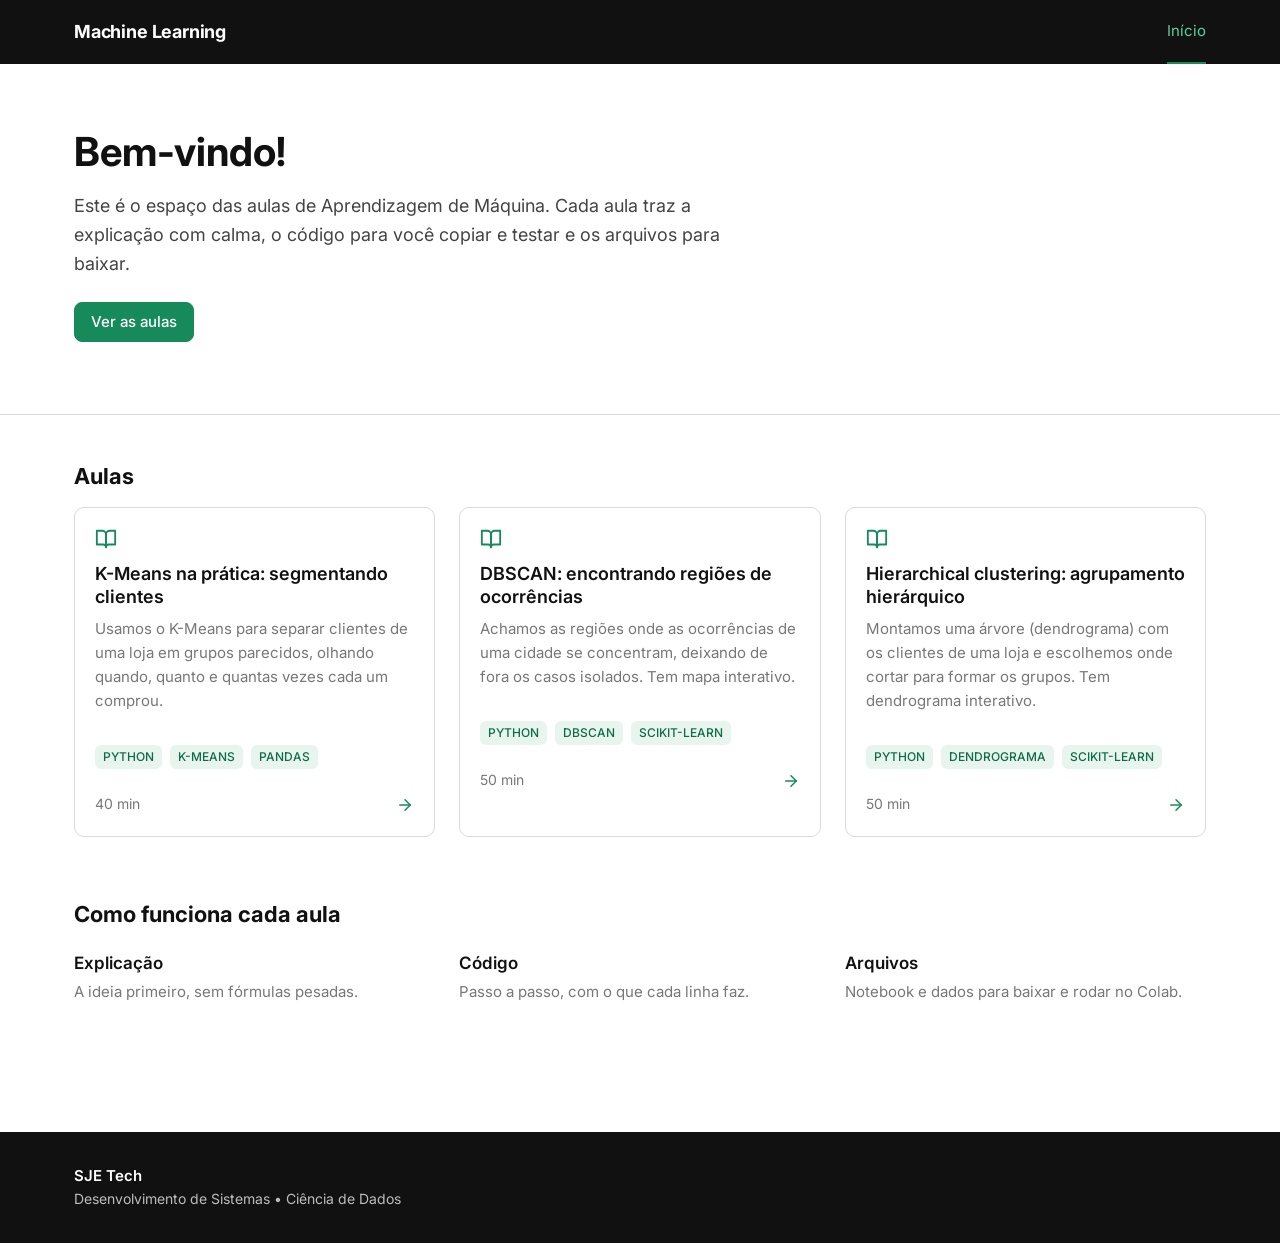
<file: index.html>
<!DOCTYPE html>
<html lang="pt-BR">
<head>
<meta charset="utf-8">
<meta name="viewport" content="width=device-width, initial-scale=1">
<title>Machine Learning — Aulas de Aprendizagem de Máquina</title>
<meta name="description" content="Aulas de Aprendizagem de Máquina com explicação, código e arquivos para baixar.">
<link rel="preconnect" href="https://fonts.googleapis.com">
<link rel="preconnect" href="https://fonts.gstatic.com" crossorigin>
<link href="https://fonts.googleapis.com/css2?family=Inter:wght@400;500;600;700&family=JetBrains+Mono:wght@400&display=swap" rel="stylesheet">
<link rel="stylesheet" href="css/style.css">
</head>
<body>
<header class="site-header">
  <div class="container">
    <a class="brand" href="index.html">Machine Learning</a>
    <nav class="site-nav" aria-label="Principal">
      <a href="index.html" aria-current="page">Início</a>
    </nav>
  </div>
</header>

<main>
  <section class="hero">
    <div class="container">
      <h1>Bem-vindo!</h1>
      <p>Este é o espaço das aulas de Aprendizagem de Máquina. Cada aula traz a explicação com calma, o código para você copiar e testar e os arquivos para baixar.</p>
      <div class="btn-row">
        <a class="btn btn-primary" href="#aulas">Ver as aulas</a>
      </div>
    </div>
  </section>

  <section class="section">
    <div class="container">
      <h2 id="aulas">Aulas</h2>
      <div class="cards">
        <a class="card" href="aulas/kmeans-rfm.html">
          <svg class="icon" viewBox="0 0 24 24" fill="none" stroke="currentColor" stroke-width="2" stroke-linecap="round" stroke-linejoin="round" aria-hidden="true"><path d="M2 3h6a4 4 0 0 1 4 4v14a3 3 0 0 0-3-3H2z"/><path d="M22 3h-6a4 4 0 0 0-4 4v14a3 3 0 0 1 3-3h7z"/></svg>
          <h3>K-Means na prática: segmentando clientes</h3>
          <p>Usamos o K-Means para separar clientes de uma loja em grupos parecidos, olhando quando, quanto e quantas vezes cada um comprou.</p>
          <ul class="tags"><li class="tag">PYTHON</li><li class="tag">K-MEANS</li><li class="tag">PANDAS</li></ul>
          <div class="card-foot" style="margin-top:16px"><span>40 min</span><svg viewBox="0 0 24 24" fill="none" stroke="currentColor" stroke-width="2" stroke-linecap="round" stroke-linejoin="round" aria-hidden="true"><line x1="5" y1="12" x2="19" y2="12"/><polyline points="12 5 19 12 12 19"/></svg></div>
        </a>
        <a class="card" href="aulas/dbscan.html">
          <svg class="icon" viewBox="0 0 24 24" fill="none" stroke="currentColor" stroke-width="2" stroke-linecap="round" stroke-linejoin="round" aria-hidden="true"><path d="M2 3h6a4 4 0 0 1 4 4v14a3 3 0 0 0-3-3H2z"/><path d="M22 3h-6a4 4 0 0 0-4 4v14a3 3 0 0 1 3-3h7z"/></svg>
          <h3>DBSCAN: encontrando regiões de ocorrências</h3>
          <p>Achamos as regiões onde as ocorrências de uma cidade se concentram, deixando de fora os casos isolados. Tem mapa interativo.</p>
          <ul class="tags"><li class="tag">PYTHON</li><li class="tag">DBSCAN</li><li class="tag">SCIKIT-LEARN</li></ul>
          <div class="card-foot" style="margin-top:16px"><span>50 min</span><svg viewBox="0 0 24 24" fill="none" stroke="currentColor" stroke-width="2" stroke-linecap="round" stroke-linejoin="round" aria-hidden="true"><line x1="5" y1="12" x2="19" y2="12"/><polyline points="12 5 19 12 12 19"/></svg></div>
        </a>
        <a class="card" href="aulas/hierarchical-clustering.html">
          <svg class="icon" viewBox="0 0 24 24" fill="none" stroke="currentColor" stroke-width="2" stroke-linecap="round" stroke-linejoin="round" aria-hidden="true"><path d="M2 3h6a4 4 0 0 1 4 4v14a3 3 0 0 0-3-3H2z"/><path d="M22 3h-6a4 4 0 0 0-4 4v14a3 3 0 0 1 3-3h7z"/></svg>
          <h3>Hierarchical clustering: agrupamento hierárquico</h3>
          <p>Montamos uma árvore (dendrograma) com os clientes de uma loja e escolhemos onde cortar para formar os grupos. Tem dendrograma interativo.</p>
          <ul class="tags"><li class="tag">PYTHON</li><li class="tag">DENDROGRAMA</li><li class="tag">SCIKIT-LEARN</li></ul>
          <div class="card-foot" style="margin-top:16px"><span>50 min</span><svg viewBox="0 0 24 24" fill="none" stroke="currentColor" stroke-width="2" stroke-linecap="round" stroke-linejoin="round" aria-hidden="true"><line x1="5" y1="12" x2="19" y2="12"/><polyline points="12 5 19 12 12 19"/></svg></div>
        </a>
      </div>
    </div>
  </section>

  <section class="section" style="padding-top:0">
    <div class="container">
      <h2>Como funciona cada aula</h2>
      <div class="steps">
        <div><h4>Explicação</h4><p>A ideia primeiro, sem fórmulas pesadas.</p></div>
        <div><h4>Código</h4><p>Passo a passo, com o que cada linha faz.</p></div>
        <div><h4>Arquivos</h4><p>Notebook e dados para baixar e rodar no Colab.</p></div>
      </div>
    </div>
  </section>
</main>

<footer class="site-footer">
  <div class="container">
    <strong>SJE Tech</strong>
    Desenvolvimento de Sistemas • Ciência de Dados
  </div>
</footer>

</body>
</html>
</file>
<file: css/style.css>
/* ==========================================================
   SJE Tech — Site de Aulas e Códigos
   Baseado no design-system.txt (v1.0)
   ========================================================== */

:root {
  --green: #168A5B;
  --green-dark: #106B47;
  --green-light: #E8F5EF;

  --black: #111111;
  --gray-900: #1A1A1A;
  --gray-700: #444444;
  --gray-500: #777777;
  --gray-300: #D9D9D9;
  --gray-100: #F5F5F3;
  --white: #FFFFFF;

  --radius-sm: 6px;
  --radius-md: 10px;
  --radius-lg: 14px;

  --shadow-sm: 0 1px 3px rgba(0, 0, 0, .06);
  --shadow-md: 0 4px 14px rgba(0, 0, 0, .08);

  --content-width: 1180px;

  --space-1: 4px;
  --space-2: 8px;
  --space-3: 12px;
  --space-4: 16px;
  --space-5: 24px;
  --space-6: 32px;
  --space-7: 48px;
  --space-8: 64px;

  --font: "Inter", system-ui, -apple-system, BlinkMacSystemFont, "Segoe UI", sans-serif;
  --mono: "JetBrains Mono", "Fira Code", ui-monospace, Consolas, monospace;
}

/* ---------- Base ---------- */

*, *::before, *::after { box-sizing: border-box; }

html { scroll-behavior: smooth; scroll-padding-top: 88px; }

body {
  margin: 0;
  font-family: var(--font);
  font-size: 16px;
  line-height: 1.6;
  color: var(--gray-700);
  background: var(--white);
  -webkit-text-size-adjust: 100%;
}

img { max-width: 100%; height: auto; display: block; }

h1, h2, h3, h4 { color: var(--black); margin: 0; }
h1 { font-size: 32px; line-height: 1.2; font-weight: 700; }
h2 { font-size: 26px; line-height: 1.25; font-weight: 700; margin-top: var(--space-8); margin-bottom: var(--space-4); }
h3 { font-size: 20px; line-height: 1.3; font-weight: 600; margin-top: var(--space-7); margin-bottom: var(--space-3); }
h4 { font-size: 17px; line-height: 1.4; font-weight: 600; }

p { margin: 0 0 var(--space-4); }
ul, ol { margin: 0 0 var(--space-4); padding-left: 22px; }
li { margin-bottom: var(--space-2); }
strong { color: var(--black); font-weight: 600; }

a { color: var(--green); text-decoration: none; }
a:hover { color: var(--green-dark); }
.lesson p a, .lesson li a, .lesson td a { text-decoration: underline; text-decoration-color: var(--gray-300); text-underline-offset: 3px; }
.lesson p a:hover, .lesson li a:hover, .lesson td a:hover { text-decoration-color: var(--green-dark); }

:focus-visible { outline: 2px solid var(--green); outline-offset: 2px; border-radius: 4px; }

.container { max-width: var(--content-width); margin: 0 auto; padding: 0 var(--space-5); }

/* ---------- Header ---------- */

.site-header { background: var(--black); color: var(--white); }

.site-header .container {
  height: 64px;
  display: flex;
  align-items: center;
  justify-content: space-between;
  gap: var(--space-5);
}

.brand { color: var(--white); font-weight: 700; font-size: 18px; letter-spacing: -.01em; }
.brand:hover { color: var(--white); }

.site-nav { display: flex; gap: var(--space-5); height: 100%; }

.site-nav a {
  display: flex;
  align-items: center;
  height: 100%;
  color: #CFCFCF;
  font-size: 15px;
  border-bottom: 2px solid transparent;
}

.site-nav a:hover { color: var(--white); }
.site-nav a[aria-current="page"] { color: #5CD3A0; border-bottom-color: var(--green); }

/* ---------- Botões ---------- */

.btn {
  display: inline-flex;
  align-items: center;
  gap: var(--space-2);
  padding: 10px 16px;
  border-radius: 8px;
  font: 500 15px/1.2 var(--font);
  text-decoration: none !important;
  border: 1px solid var(--green);
  cursor: pointer;
  transition: background .15s, color .15s;
}

.btn svg { width: 18px; height: 18px; flex: none; }

.btn-primary { background: var(--green); color: var(--white); }
.btn-primary:hover { background: var(--green-dark); border-color: var(--green-dark); color: var(--white); }

.btn-secondary { background: var(--white); color: var(--green-dark); }
.btn-secondary:hover { background: var(--green-light); color: var(--green-dark); }

.btn-row { display: flex; flex-wrap: wrap; gap: var(--space-3); margin: var(--space-5) 0; }

.link-more { font-weight: 500; }

/* ---------- Tags ---------- */

.tags { display: flex; flex-wrap: wrap; gap: var(--space-2); margin: var(--space-4) 0 0; padding: 0; list-style: none; }

.tag {
  background: var(--green-light);
  color: var(--green-dark);
  font-size: 12px;
  line-height: 1.4;
  font-weight: 500;
  padding: 4px 8px;
  border-radius: var(--radius-sm);
}

/* ---------- Home ---------- */

.hero { padding: var(--space-8) 0 var(--space-7); border-bottom: 1px solid var(--gray-300); }
.hero h1 { font-size: 40px; margin-bottom: var(--space-4); }
.hero p { max-width: 62ch; font-size: 18px; color: var(--gray-700); }

.section { padding: var(--space-7) 0 var(--space-8); }
.section > .container > h2 { margin-top: 0; font-size: 22px; }

.cards { display: grid; grid-template-columns: repeat(auto-fill, minmax(300px, 1fr)); gap: var(--space-5); }

.card {
  display: flex;
  flex-direction: column;
  background: var(--white);
  border: 1px solid var(--gray-300);
  border-radius: var(--radius-md);
  padding: 20px;
  color: var(--gray-700);
  transition: border-color .15s, transform .15s, box-shadow .15s;
}

a.card:hover { border-color: var(--green); transform: translateY(-2px); box-shadow: var(--shadow-sm); color: var(--gray-700); }

.card .icon { width: 22px; height: 22px; color: var(--green); margin-bottom: var(--space-3); }
.card h3 { margin: 0 0 var(--space-2); font-size: 18px; }
.card p { font-size: 15px; color: var(--gray-500); margin-bottom: var(--space-4); }

.card-foot {
  margin-top: auto;
  display: flex;
  justify-content: space-between;
  align-items: center;
  font-size: 14px;
  color: var(--gray-500);
}

.card-foot svg { width: 18px; height: 18px; color: var(--green); }

.steps { display: grid; grid-template-columns: repeat(auto-fit, minmax(220px, 1fr)); gap: var(--space-5); margin-top: var(--space-5); }
.steps h4 { margin-bottom: var(--space-1); }
.steps p { font-size: 15px; color: var(--gray-500); margin: 0; }

/* ---------- Footer ---------- */

.site-footer { background: var(--black); color: #BDBDBD; padding: var(--space-6) 0; font-size: 14px; margin-top: var(--space-8); }
.site-footer strong { color: var(--white); display: block; font-size: 15px; }

/* ---------- Página de aula ---------- */

.lesson-layout {
  display: grid;
  grid-template-columns: 240px minmax(0, 1fr);
  gap: var(--space-7);
  padding-top: var(--space-6);
  align-items: start;
}

.sidebar {
  position: sticky;
  top: 24px;
  background: var(--gray-100);
  border-radius: var(--radius-md);
  padding: var(--space-4);
  font-size: 14px;
}

.sidebar .title { font-weight: 600; color: var(--black); margin: 0 0 var(--space-2); padding: 0 var(--space-3); }
.sidebar ul { list-style: none; margin: 0; padding: 0; }
.sidebar li { margin: 0; }

.sidebar a {
  display: block;
  padding: 6px var(--space-3);
  border-left: 2px solid transparent;
  border-radius: 0 var(--radius-sm) var(--radius-sm) 0;
  color: var(--gray-700);
}

.sidebar a:hover { background: var(--green-light); color: var(--green-dark); }
.sidebar a.sub { padding-left: 24px; color: var(--gray-500); }

.sidebar a.active { background: var(--green-light); color: var(--green-dark); border-left-color: var(--green); }

.lesson { max-width: 760px; min-width: 0; }
.lesson > h2:first-of-type { margin-top: var(--space-7); }
.lesson .lead { font-size: 18px; margin-top: var(--space-3); }

.breadcrumb { font-size: 14px; color: var(--gray-500); margin-bottom: var(--space-4); }
.breadcrumb a { color: var(--gray-500); }
.breadcrumb a:hover { color: var(--green-dark); }
.breadcrumb .sep { color: #AAAAAA; margin: 0 6px; }
.breadcrumb .current { color: var(--black); }

.divider { border: 0; border-top: 1px solid var(--gray-300); margin: var(--space-6) 0 0; }

/* código */
pre {
  position: relative;
  margin: var(--space-4) 0 var(--space-5);
  padding: 18px 20px;
  background: var(--gray-900);
  color: #F5F5F5;
  border-radius: var(--radius-md);
  font: 14px/1.6 var(--mono);
  overflow-x: auto;
}

pre code { font: inherit; background: none; color: inherit; padding: 0; }
pre .c { color: #8FA39A; }

.copy-btn {
  position: absolute;
  top: 8px;
  right: 8px;
  padding: 3px 8px;
  font: 12px var(--font);
  color: #CFCFCF;
  background: transparent;
  border: 1px solid #444;
  border-radius: var(--radius-sm);
  cursor: pointer;
}

.copy-btn:hover { color: var(--white); border-color: #777; }

code {
  font: 0.9em var(--mono);
  background: var(--gray-100);
  color: var(--green-dark);
  padding: 2px 5px;
  border-radius: 4px;
}

/* tabelas */
.table-wrap { overflow-x: auto; margin: var(--space-4) 0 var(--space-5); }

table { width: 100%; border-collapse: collapse; font-size: 15px; }

th {
  background: var(--gray-100);
  color: var(--black);
  font-weight: 600;
  text-align: left;
  padding: 10px 12px;
  white-space: nowrap;
}

td { padding: 10px 12px; border-bottom: 1px solid var(--gray-300); vertical-align: top; }
tbody tr:hover { background: #F8F8F7; }
td.num, th.num { text-align: right; font-variant-numeric: tabular-nums; }
.mono-cell { font-family: var(--mono); font-size: 14px; }
tr.hl td { background: var(--green-light); }

.caption { font-size: 13px; color: var(--gray-500); margin: calc(var(--space-3) * -1) 0 var(--space-5); }

/* figuras */
figure { margin: var(--space-5) 0; }
figure img { border: 1px solid var(--gray-300); border-radius: var(--radius-md); background: var(--white); }
figcaption { font-size: 13px; color: var(--gray-500); margin-top: var(--space-2); }

/* alertas */
.note {
  background: var(--green-light);
  border-left: 3px solid var(--green);
  border-radius: 0 var(--radius-sm) var(--radius-sm) 0;
  padding: var(--space-3) var(--space-4);
  margin: var(--space-5) 0;
  font-size: 15px;
}

.note p:last-child { margin-bottom: 0; }
.note .label { display: block; font-weight: 600; color: var(--green-dark); margin-bottom: 2px; }

.note.warn { background: #FFF8E6; border-left-color: #B8860B; }
.note.warn .label { color: #8A6508; }

/* blocos de resultado */
.output-label { font-size: 13px; color: var(--gray-500); margin: var(--space-4) 0 0; }

/* downloads */
.download-box {
  border: 1px solid var(--gray-300);
  border-radius: var(--radius-md);
  padding: var(--space-5);
  margin: var(--space-5) 0;
}

.download-box h3 { margin: 0 0 var(--space-2); font-size: 18px; }
.download-box p { font-size: 15px; color: var(--gray-500); }
.download-box .btn-row { margin-bottom: 0; }

/* ---------- Responsivo ---------- */

@media (max-width: 900px) {
  .lesson-layout { grid-template-columns: 1fr; gap: var(--space-5); }
  .sidebar { position: static; }
}

@media (max-width: 600px) {
  .container { padding: 0 var(--space-4); }
  h1, .hero h1 { font-size: 28px; }
  h2 { font-size: 23px; margin-top: var(--space-7); }
  .site-nav { gap: var(--space-4); }
  .hero { padding: var(--space-7) 0 var(--space-6); }
  .btn-row .btn { width: 100%; justify-content: center; }
}

@media (prefers-reduced-motion: reduce) {
  html { scroll-behavior: auto; }
  * { transition: none !important; }
}

/* ---------- Mapa interativo (aula de DBSCAN) ---------- */

.mapa {
  border: 1px solid var(--gray-300);
  border-radius: var(--radius-md);
  padding: var(--space-4);
  margin: var(--space-5) 0;
}

.mapa-linha { display: flex; flex-wrap: wrap; gap: var(--space-3) var(--space-5); align-items: flex-end; margin-bottom: var(--space-4); }

.ctl { display: flex; flex-direction: column; gap: 4px; flex: 1 1 200px; min-width: 0; font-size: 14px; }
.ctl label { display: flex; justify-content: space-between; color: var(--black); font-weight: 500; }
.ctl output { font-family: var(--mono); color: var(--green-dark); }
.ctl input[type="range"] { width: 100%; accent-color: var(--green); margin: 4px 0; }
.ctl-check { flex-direction: row; align-items: center; gap: var(--space-2); flex: 1 1 100%; }
.ctl-check input { accent-color: var(--green); width: 16px; height: 16px; }

.seg { display: inline-flex; border: 1px solid var(--gray-300); border-radius: 8px; overflow: hidden; }
.seg button {
  font: 500 14px/1 var(--font);
  padding: 9px 14px;
  background: var(--white);
  color: var(--gray-700);
  border: 0;
  cursor: pointer;
}
.seg button + button { border-left: 1px solid var(--gray-300); }
.seg button[aria-pressed="true"] { background: var(--green-light); color: var(--green-dark); }

.btn-sm { padding: 6px 10px; font-size: 14px; }
.presets { display: flex; flex-wrap: wrap; gap: var(--space-2); align-items: center; font-size: 14px; }

.mapa svg {
  display: block;
  width: 100%;
  height: auto;
  background: var(--white);
  border: 1px solid var(--gray-300);
  border-radius: var(--radius-sm);
  touch-action: manipulation;
}

.mapa .grid { stroke: #EFEFEC; stroke-width: 1; }
.mapa .axis-label { font: 12px var(--font); fill: var(--gray-500); }
.mapa .place { font: 600 13px var(--font); fill: #6A7B88; paint-order: stroke; stroke: #fff; stroke-width: 4px; }
.mapa .river { fill: none; stroke: #DCE8F2; stroke-width: 26; stroke-linecap: round; stroke-linejoin: round; }
.mapa .pt { cursor: pointer; }
.mapa .pt.nb { stroke: var(--black); stroke-width: 2.5; }
.mapa .pt.me { stroke: var(--black); stroke-width: 3; }

.mapa-resumo { font-weight: 600; color: var(--black); margin: var(--space-3) 0 2px; }
.mapa-dica { color: var(--gray-500); font-size: 14px; min-height: 3em; margin-bottom: 0; }
.mapa-info { background: var(--gray-100); border-radius: var(--radius-sm); padding: 10px 12px; font-size: 14px; min-height: 4.6em; margin: var(--space-3) 0 0; }

.legenda { display: flex; flex-wrap: wrap; gap: 6px 16px; list-style: none; padding: 0; margin: var(--space-3) 0 0; font-size: 14px; }
.legenda li { display: flex; align-items: center; gap: 6px; margin: 0; }
.sw { width: 12px; height: 12px; border-radius: 50%; display: inline-block; flex: none; }
.sw.noise { background: var(--white); border: 2px solid #9A9A9A; width: 12px; height: 12px; }
.sw.border { background: var(--white); border: 2px solid var(--green); }

.fig-svg svg { width: 100%; max-width: 640px; height: auto; border: 1px solid var(--gray-300); border-radius: var(--radius-md); background: var(--white); }

/* exercícios e navegação entre aulas */
.exercicios { padding-left: 22px; }
.exercicios li { margin-bottom: var(--space-4); }
.exercicios ul { margin-top: var(--space-2); }

.prevnext { display: flex; justify-content: space-between; gap: var(--space-4); margin-top: var(--space-8); padding-top: var(--space-5); border-top: 1px solid var(--gray-300); }
.prevnext a { display: block; padding: 12px 16px; border: 1px solid var(--gray-300); border-radius: var(--radius-md); font-weight: 500; }
.prevnext a:hover { border-color: var(--green); }
.prevnext small { display: block; color: var(--gray-500); font-weight: 400; font-size: 13px; }
.prevnext .next { margin-left: auto; text-align: right; }

@media (max-width: 600px) {
  .prevnext { flex-direction: column; }
  .prevnext .next { margin-left: 0; text-align: left; }
}

[hidden] { display: none !important; }

table.compact { width: auto; min-width: 340px; }
.mapa .axis-label { font-size: 14px; }
.mapa .place { font-size: 15px; }
@media (max-width: 600px) {
  .mapa .axis-label { font-size: 24px; }
  .mapa .place { font-size: 26px; stroke-width: 6px; }
}
</file>
